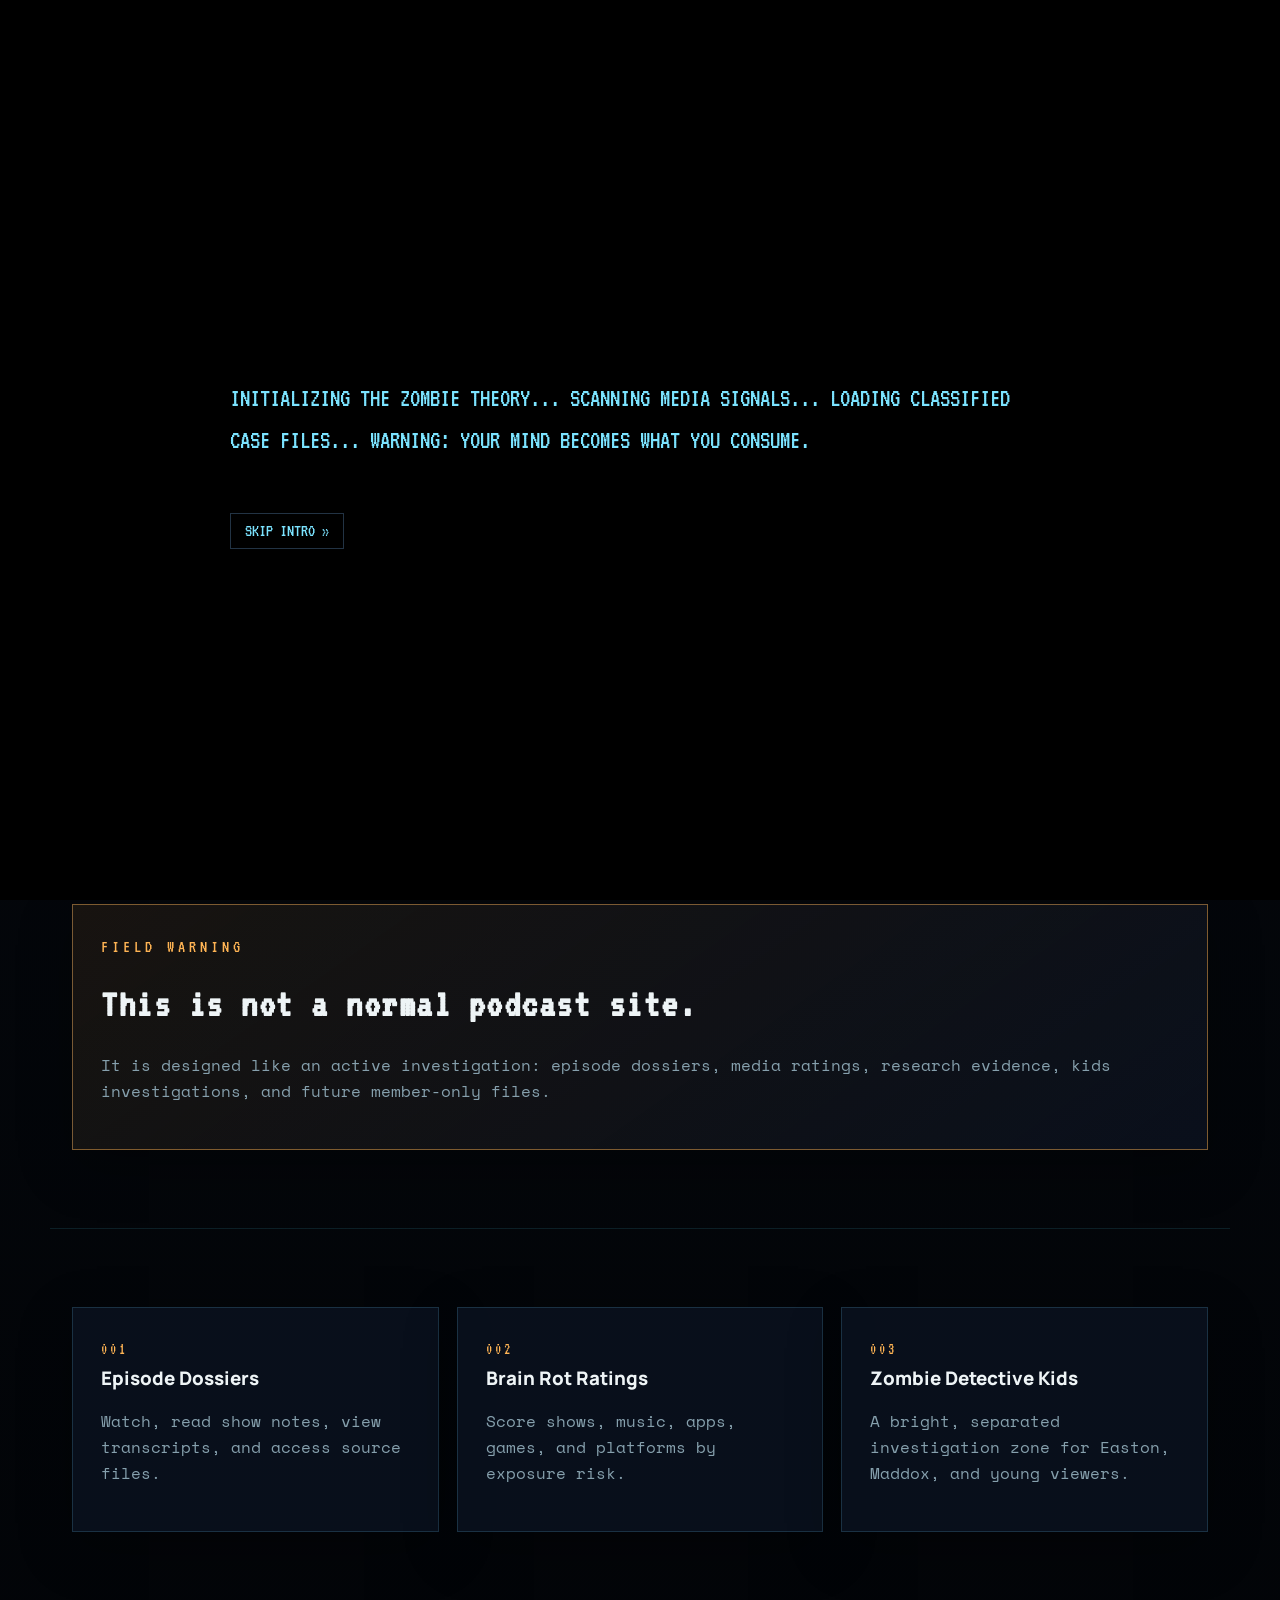
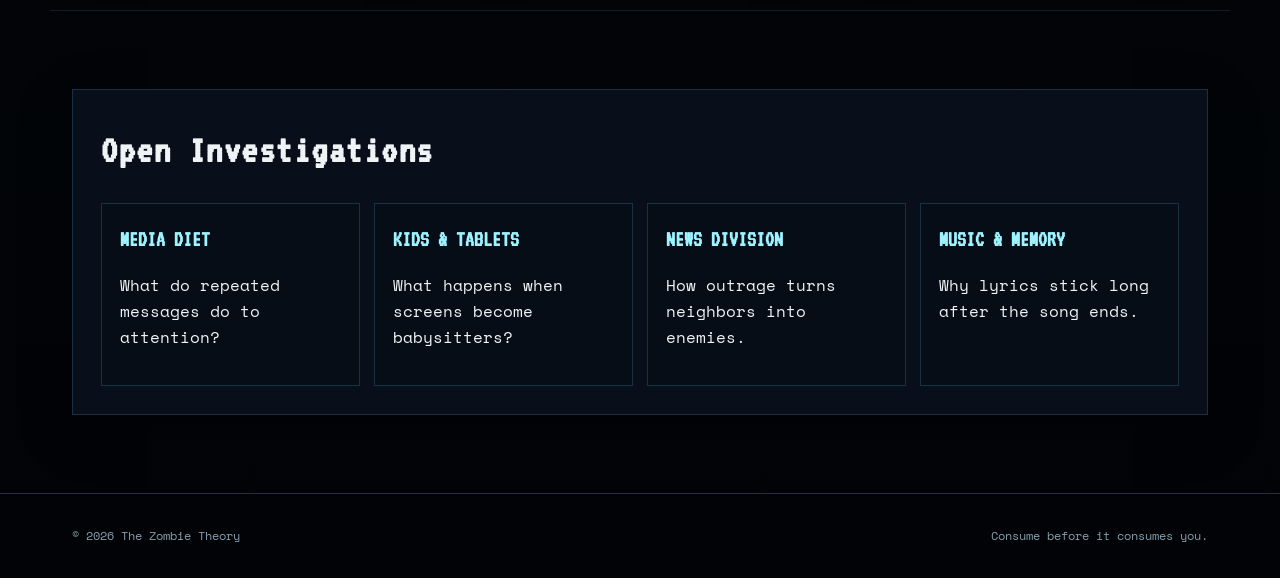
<file: index.html>
<!DOCTYPE html><html lang="en"><head><meta charset="UTF-8"><meta name="viewport" content="width=device-width, initial-scale=1.0"><title>The Zombie Theory — Classified Investigation</title><meta name="description" content="Your mind becomes what you consume."><meta property="og:title" content="The Zombie Theory"><meta property="og:description" content="Your mind becomes what you consume."><meta name="theme-color" content="#05080d"><link rel="preconnect" href="https://fonts.googleapis.com"><link href="https://fonts.googleapis.com/css2?family=VT323&family=Space+Mono:wght@400;700&family=Manrope:wght@400;600;800&display=swap" rel="stylesheet"><link rel="stylesheet" href="css/style.css"></head><body class="crt"><header class="topbar"><div class="wrap nav"><a class="brand" href="index.html"><span class="sigil">ZT</span><span><b>THE ZOMBIE THEORY</b><small>SIGNAL DETECTED</small></span></a><button id="menuBtn" class="menu">≡ MENU</button><nav id="navLinks"><a href="index.html">THE INVESTIGATION</a><a href="episodes.html">DOSSIERS</a><a href="autopsy.html">THE AUTOPSY</a><a href="ratings.html">BRAIN ROT RATINGS</a><a href="research.html">RESEARCH</a><a href="kids.html">KIDS ZONE</a><a href="investigators.html">INVESTIGATORS</a><a href="contact.html">CONTACT</a></nav></div></header><div id="boot"><div class="bootbox"><p id="bootText"></p><button id="skipBoot">SKIP INTRO »</button></div></div><main><section class="hero wrap"><div class="hero-copy"><p class="eyebrow">ZOMBIE THEORY // CLASSIFIED ACCESS</p><h1>Your mind becomes what you <span>consume.</span></h1><p class="lead">An investigative media platform exploring how songs, screens, stories, headlines, games, and algorithms shape how adults and children think.</p><div class="actions"><a class="btn primary" href="autopsy.html">ENTER THE AUTOPSY</a><a class="btn" href="episodes.html">OPEN CASE FILES</a></div></div><div class="terminal-card"><div class="screen-head"><i></i><i></i><i></i><b>LIVE SIGNAL</b></div><div class="classified-title">THE ZOMBIE THEORY</div><div class="warning">WARNING: BE SURE WHAT YOU'RE CONSUMING ISN'T CONSUMING YOU</div><div class="scanlines"></div></div></section><section class="wrap section"><div class="classified-panel"><p class="eyebrow amber">FIELD WARNING</p><h2>This is not a normal podcast site.</h2><p>It is designed like an active investigation: episode dossiers, media ratings, research evidence, kids investigations, and future member-only files.</p></div></section><section class="wrap section"><div class="grid cards3"><a class="card" href="episodes.html"><span class="card-num">001</span><h3>Episode Dossiers</h3><p>Watch, read show notes, view transcripts, and access source files.</p></a><a class="card" href="ratings.html"><span class="card-num">002</span><h3>Brain Rot Ratings</h3><p>Score shows, music, apps, games, and platforms by exposure risk.</p></a><a class="card" href="kids.html"><span class="card-num">003</span><h3>Zombie Detective Kids</h3><p>A bright, separated investigation zone for Easton, Maddox, and young viewers.</p></a></div></section><section class="wrap section"><div class="evidence-board"><h2>Open Investigations</h2><div class="threads"><article><b>MEDIA DIET</b><p>What do repeated messages do to attention?</p></article><article><b>KIDS & TABLETS</b><p>What happens when screens become babysitters?</p></article><article><b>NEWS DIVISION</b><p>How outrage turns neighbors into enemies.</p></article><article><b>MUSIC & MEMORY</b><p>Why lyrics stick long after the song ends.</p></article></div></div></section></main><footer class="footer"><div class="wrap foot"><span>© 2026 The Zombie Theory</span><span>Consume before it consumes you.</span></div></footer><script src="js/app.js"></script></body></html>
</file>
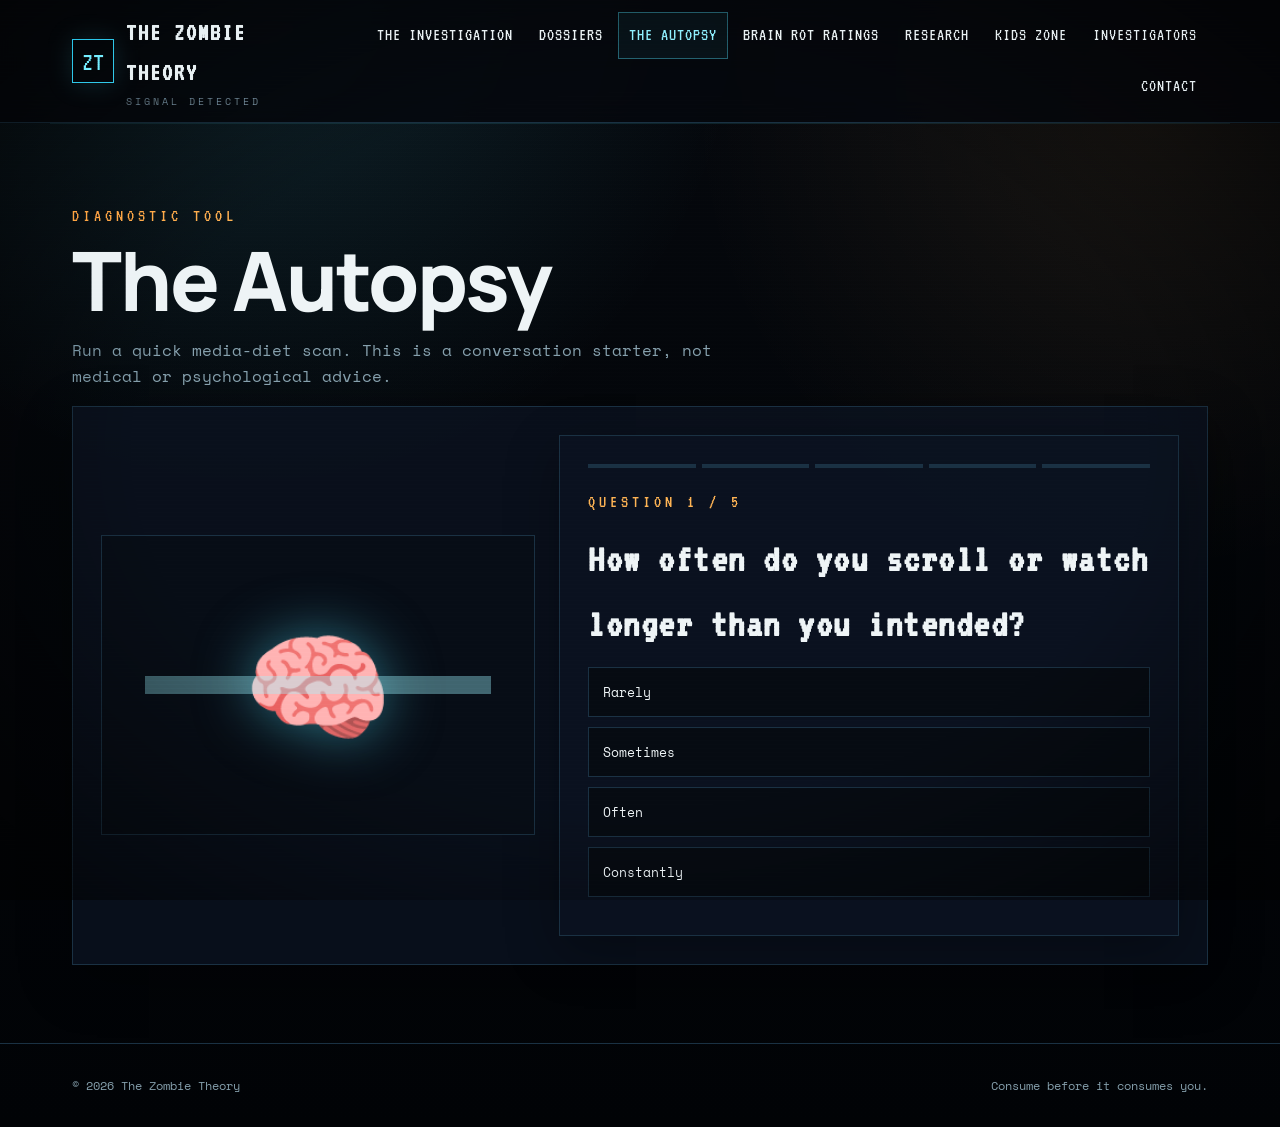
<file: autopsy.html>
<!DOCTYPE html><html lang="en"><head><meta charset="UTF-8"><meta name="viewport" content="width=device-width, initial-scale=1.0"><title>The Autopsy — Brain Rot Scanner</title><meta name="description" content="Your mind becomes what you consume."><meta property="og:title" content="The Zombie Theory"><meta property="og:description" content="Your mind becomes what you consume."><meta name="theme-color" content="#05080d"><link rel="preconnect" href="https://fonts.googleapis.com"><link href="https://fonts.googleapis.com/css2?family=VT323&family=Space+Mono:wght@400;700&family=Manrope:wght@400;600;800&display=swap" rel="stylesheet"><link rel="stylesheet" href="css/style.css"></head><body class="crt"><header class="topbar"><div class="wrap nav"><a class="brand" href="index.html"><span class="sigil">ZT</span><span><b>THE ZOMBIE THEORY</b><small>SIGNAL DETECTED</small></span></a><button id="menuBtn" class="menu">≡ MENU</button><nav id="navLinks"><a href="index.html">THE INVESTIGATION</a><a href="episodes.html">DOSSIERS</a><a href="autopsy.html">THE AUTOPSY</a><a href="ratings.html">BRAIN ROT RATINGS</a><a href="research.html">RESEARCH</a><a href="kids.html">KIDS ZONE</a><a href="investigators.html">INVESTIGATORS</a><a href="contact.html">CONTACT</a></nav></div></header><main class="wrap section pagehead"><p class="eyebrow amber">DIAGNOSTIC TOOL</p><h1>The Autopsy</h1><p class="lead">Run a quick media-diet scan. This is a conversation starter, not medical or psychological advice.</p><div class="scanner-shell"><div class="brain-graphic"><div class="brain">🧠</div><div class="beam"></div></div><div class="scanner card"><div id="progress" class="progress"></div><div id="quiz"></div></div></div></main><script src="js/scanner.js"></script><footer class="footer"><div class="wrap foot"><span>© 2026 The Zombie Theory</span><span>Consume before it consumes you.</span></div></footer><script src="js/app.js"></script></body></html>
</file>
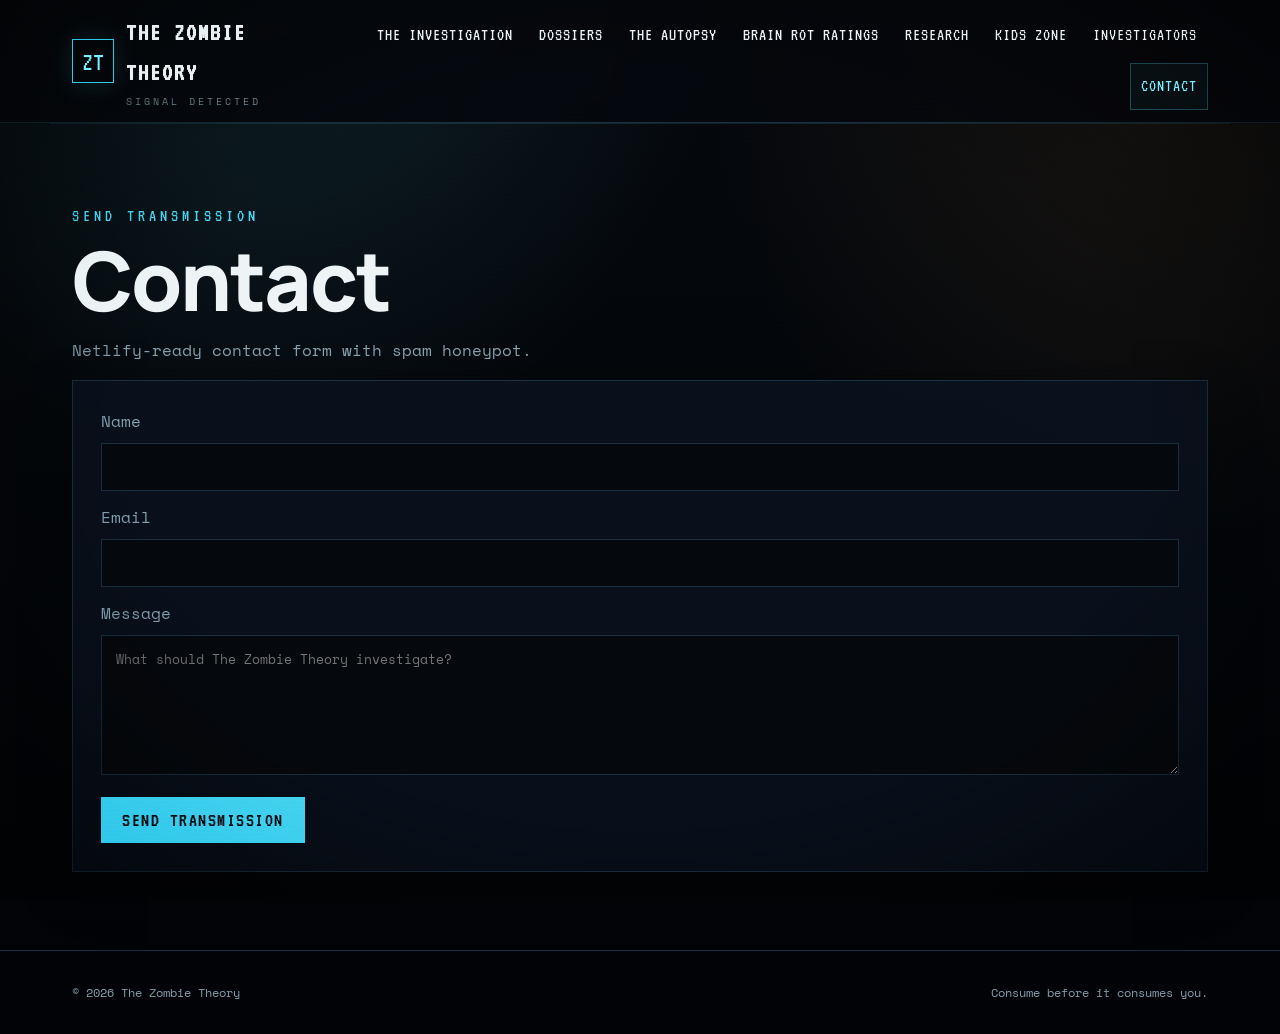
<file: contact.html>
<!DOCTYPE html><html lang="en"><head><meta charset="UTF-8"><meta name="viewport" content="width=device-width, initial-scale=1.0"><title>Contact — The Zombie Theory</title><meta name="description" content="Your mind becomes what you consume."><meta property="og:title" content="The Zombie Theory"><meta property="og:description" content="Your mind becomes what you consume."><meta name="theme-color" content="#05080d"><link rel="preconnect" href="https://fonts.googleapis.com"><link href="https://fonts.googleapis.com/css2?family=VT323&family=Space+Mono:wght@400;700&family=Manrope:wght@400;600;800&display=swap" rel="stylesheet"><link rel="stylesheet" href="css/style.css"></head><body class="crt"><header class="topbar"><div class="wrap nav"><a class="brand" href="index.html"><span class="sigil">ZT</span><span><b>THE ZOMBIE THEORY</b><small>SIGNAL DETECTED</small></span></a><button id="menuBtn" class="menu">≡ MENU</button><nav id="navLinks"><a href="index.html">THE INVESTIGATION</a><a href="episodes.html">DOSSIERS</a><a href="autopsy.html">THE AUTOPSY</a><a href="ratings.html">BRAIN ROT RATINGS</a><a href="research.html">RESEARCH</a><a href="kids.html">KIDS ZONE</a><a href="investigators.html">INVESTIGATORS</a><a href="contact.html">CONTACT</a></nav></div></header><main class="wrap section pagehead"><p class="eyebrow">SEND TRANSMISSION</p><h1>Contact</h1><p class="lead">Netlify-ready contact form with spam honeypot.</p><form name="contact" method="POST" data-netlify="true" netlify-honeypot="bot-field" class="card form"><input type="hidden" name="form-name" value="contact"><p class="hidden"><label>Leave this blank <input name="bot-field"></label></p><label>Name<input name="name" required></label><label>Email<input type="email" name="email" required></label><label>Message<textarea name="message" required placeholder="What should The Zombie Theory investigate?"></textarea></label><button class="btn primary" type="submit">SEND TRANSMISSION</button></form></main><footer class="footer"><div class="wrap foot"><span>© 2026 The Zombie Theory</span><span>Consume before it consumes you.</span></div></footer><script src="js/app.js"></script></body></html>
</file>
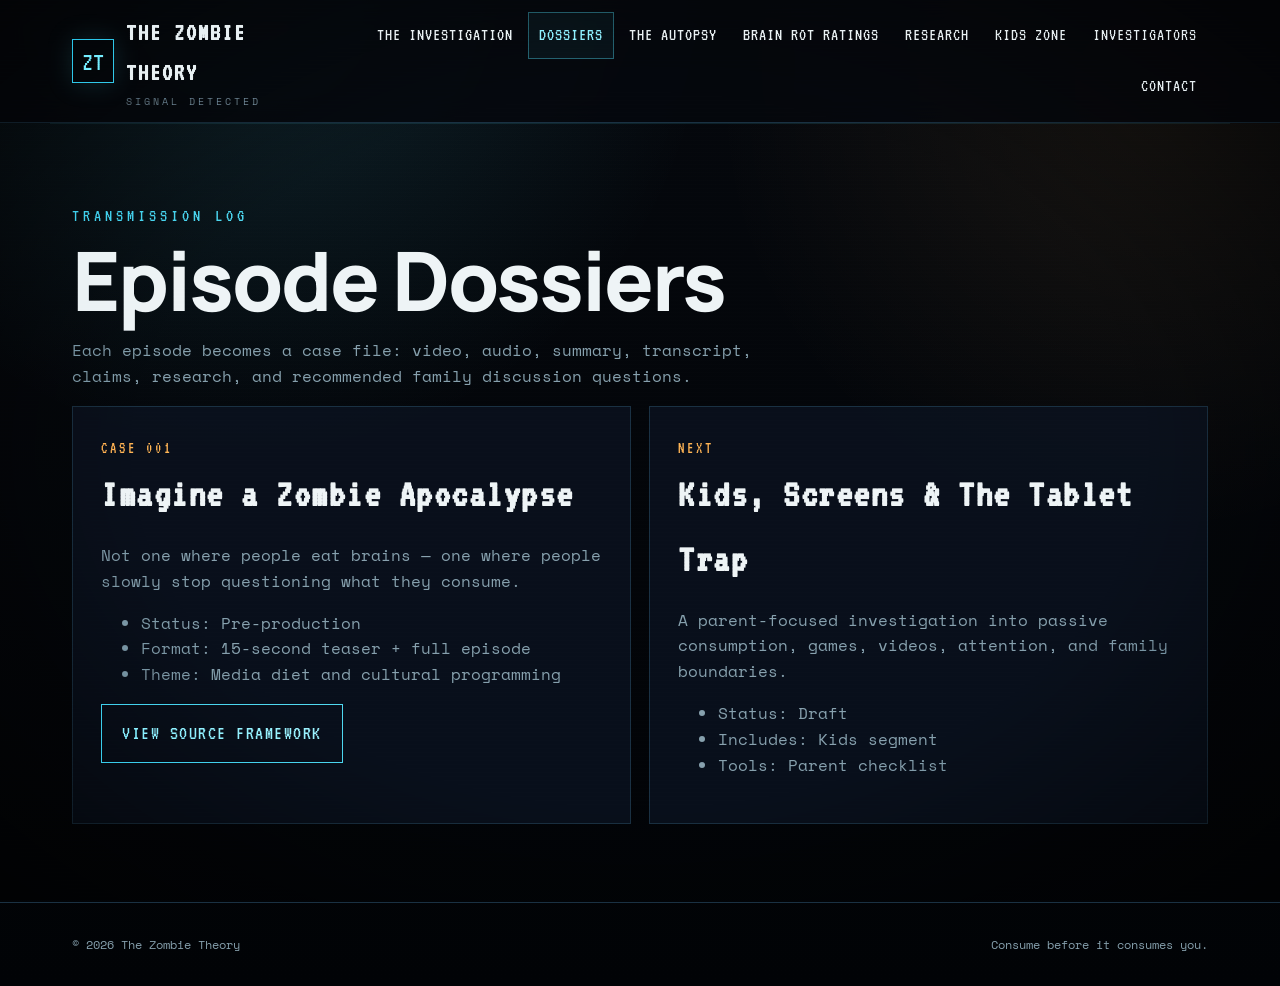
<file: episodes.html>
<!DOCTYPE html><html lang="en"><head><meta charset="UTF-8"><meta name="viewport" content="width=device-width, initial-scale=1.0"><title>Episode Dossiers — The Zombie Theory</title><meta name="description" content="Your mind becomes what you consume."><meta property="og:title" content="The Zombie Theory"><meta property="og:description" content="Your mind becomes what you consume."><meta name="theme-color" content="#05080d"><link rel="preconnect" href="https://fonts.googleapis.com"><link href="https://fonts.googleapis.com/css2?family=VT323&family=Space+Mono:wght@400;700&family=Manrope:wght@400;600;800&display=swap" rel="stylesheet"><link rel="stylesheet" href="css/style.css"></head><body class="crt"><header class="topbar"><div class="wrap nav"><a class="brand" href="index.html"><span class="sigil">ZT</span><span><b>THE ZOMBIE THEORY</b><small>SIGNAL DETECTED</small></span></a><button id="menuBtn" class="menu">≡ MENU</button><nav id="navLinks"><a href="index.html">THE INVESTIGATION</a><a href="episodes.html">DOSSIERS</a><a href="autopsy.html">THE AUTOPSY</a><a href="ratings.html">BRAIN ROT RATINGS</a><a href="research.html">RESEARCH</a><a href="kids.html">KIDS ZONE</a><a href="investigators.html">INVESTIGATORS</a><a href="contact.html">CONTACT</a></nav></div></header><main class="wrap section pagehead"><p class="eyebrow">TRANSMISSION LOG</p><h1>Episode Dossiers</h1><p class="lead">Each episode becomes a case file: video, audio, summary, transcript, claims, research, and recommended family discussion questions.</p><div class="grid cards2"><article class="casefile"><span class="stamp">CASE 001</span><h2>Imagine a Zombie Apocalypse</h2><p>Not one where people eat brains — one where people slowly stop questioning what they consume.</p><ul><li>Status: Pre-production</li><li>Format: 15-second teaser + full episode</li><li>Theme: Media diet and cultural programming</li></ul><a class="btn" href="research.html">VIEW SOURCE FRAMEWORK</a></article><article class="casefile"><span class="stamp">NEXT</span><h2>Kids, Screens & The Tablet Trap</h2><p>A parent-focused investigation into passive consumption, games, videos, attention, and family boundaries.</p><ul><li>Status: Draft</li><li>Includes: Kids segment</li><li>Tools: Parent checklist</li></ul></article></div></main><footer class="footer"><div class="wrap foot"><span>© 2026 The Zombie Theory</span><span>Consume before it consumes you.</span></div></footer><script src="js/app.js"></script></body></html>
</file>
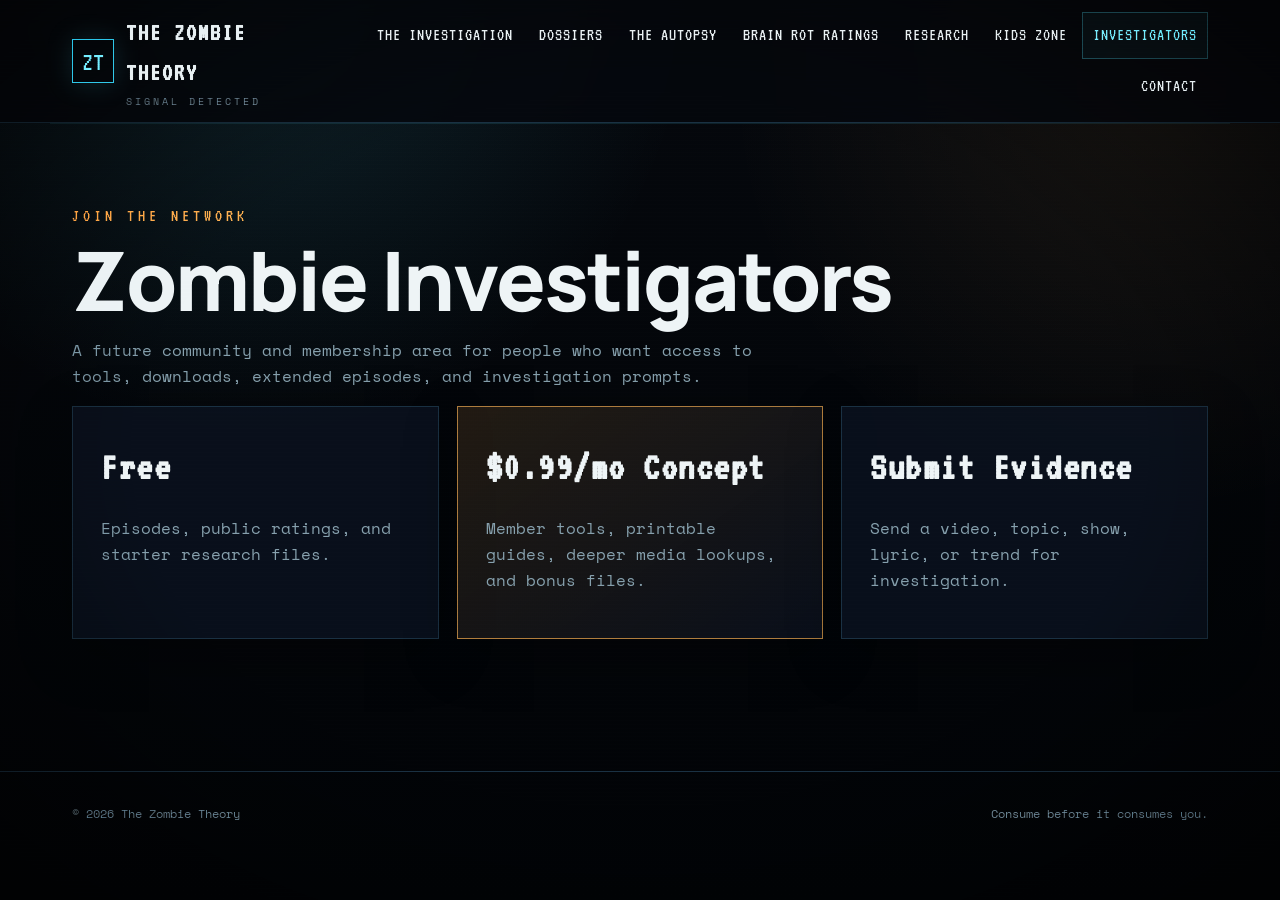
<file: investigators.html>
<!DOCTYPE html><html lang="en"><head><meta charset="UTF-8"><meta name="viewport" content="width=device-width, initial-scale=1.0"><title>Zombie Investigators — The Zombie Theory</title><meta name="description" content="Your mind becomes what you consume."><meta property="og:title" content="The Zombie Theory"><meta property="og:description" content="Your mind becomes what you consume."><meta name="theme-color" content="#05080d"><link rel="preconnect" href="https://fonts.googleapis.com"><link href="https://fonts.googleapis.com/css2?family=VT323&family=Space+Mono:wght@400;700&family=Manrope:wght@400;600;800&display=swap" rel="stylesheet"><link rel="stylesheet" href="css/style.css"></head><body class="crt"><header class="topbar"><div class="wrap nav"><a class="brand" href="index.html"><span class="sigil">ZT</span><span><b>THE ZOMBIE THEORY</b><small>SIGNAL DETECTED</small></span></a><button id="menuBtn" class="menu">≡ MENU</button><nav id="navLinks"><a href="index.html">THE INVESTIGATION</a><a href="episodes.html">DOSSIERS</a><a href="autopsy.html">THE AUTOPSY</a><a href="ratings.html">BRAIN ROT RATINGS</a><a href="research.html">RESEARCH</a><a href="kids.html">KIDS ZONE</a><a href="investigators.html">INVESTIGATORS</a><a href="contact.html">CONTACT</a></nav></div></header><main class="wrap section pagehead"><p class="eyebrow amber">JOIN THE NETWORK</p><h1>Zombie Investigators</h1><p class="lead">A future community and membership area for people who want access to tools, downloads, extended episodes, and investigation prompts.</p><div class="grid cards3"><article class="card"><h2>Free</h2><p>Episodes, public ratings, and starter research files.</p></article><article class="card featured"><h2>$0.99/mo Concept</h2><p>Member tools, printable guides, deeper media lookups, and bonus files.</p></article><article class="card"><h2>Submit Evidence</h2><p>Send a video, topic, show, lyric, or trend for investigation.</p></article></div></main><footer class="footer"><div class="wrap foot"><span>© 2026 The Zombie Theory</span><span>Consume before it consumes you.</span></div></footer><script src="js/app.js"></script></body></html>
</file>
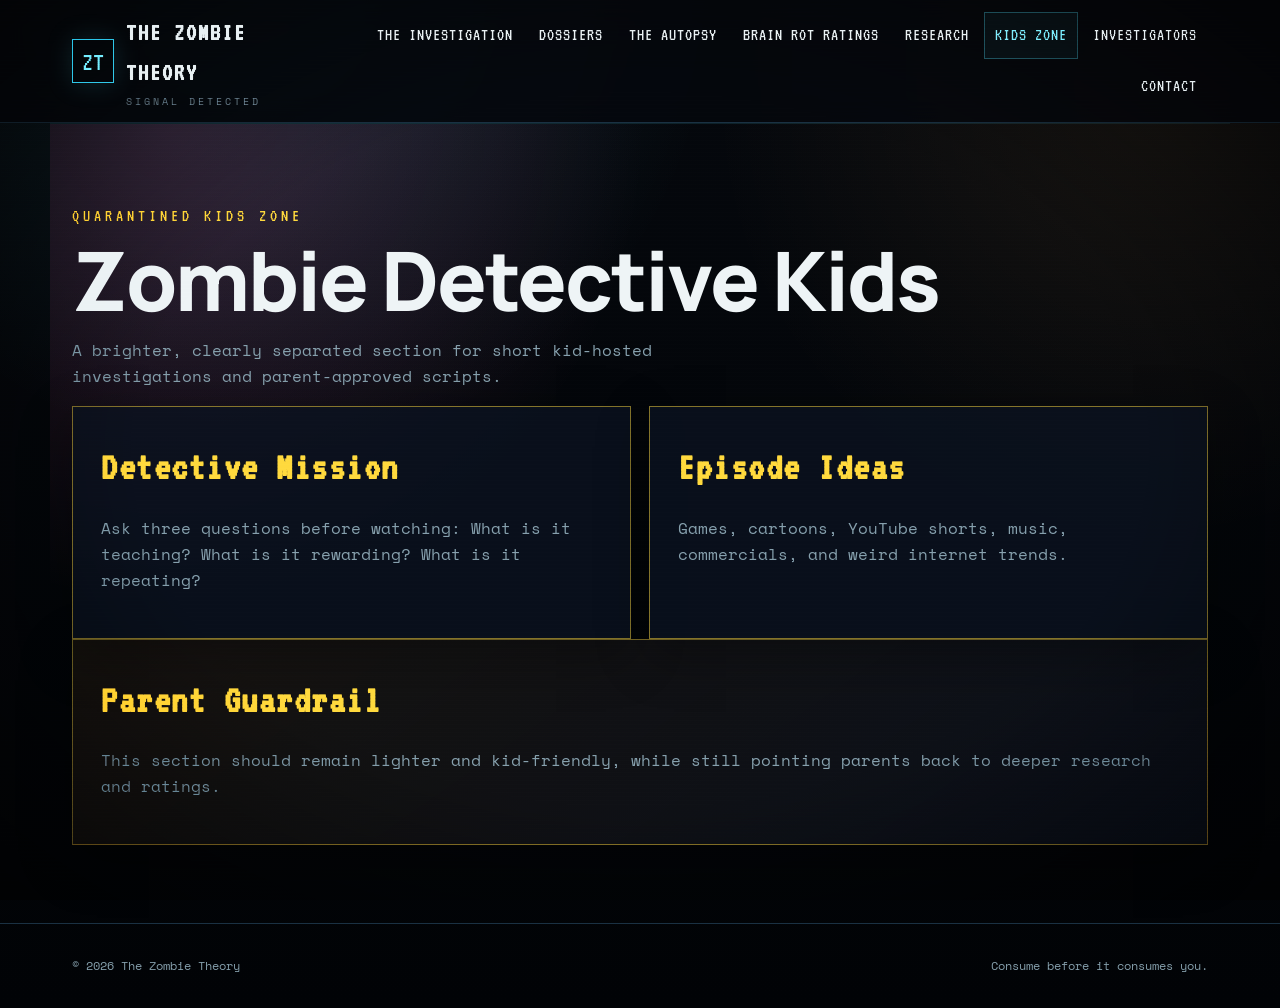
<file: kids.html>
<!DOCTYPE html><html lang="en"><head><meta charset="UTF-8"><meta name="viewport" content="width=device-width, initial-scale=1.0"><title>Zombie Detective Kids — The Zombie Theory</title><meta name="description" content="Your mind becomes what you consume."><meta property="og:title" content="The Zombie Theory"><meta property="og:description" content="Your mind becomes what you consume."><meta name="theme-color" content="#05080d"><link rel="preconnect" href="https://fonts.googleapis.com"><link href="https://fonts.googleapis.com/css2?family=VT323&family=Space+Mono:wght@400;700&family=Manrope:wght@400;600;800&display=swap" rel="stylesheet"><link rel="stylesheet" href="css/style.css"></head><body class="crt"><header class="topbar"><div class="wrap nav"><a class="brand" href="index.html"><span class="sigil">ZT</span><span><b>THE ZOMBIE THEORY</b><small>SIGNAL DETECTED</small></span></a><button id="menuBtn" class="menu">≡ MENU</button><nav id="navLinks"><a href="index.html">THE INVESTIGATION</a><a href="episodes.html">DOSSIERS</a><a href="autopsy.html">THE AUTOPSY</a><a href="ratings.html">BRAIN ROT RATINGS</a><a href="research.html">RESEARCH</a><a href="kids.html">KIDS ZONE</a><a href="investigators.html">INVESTIGATORS</a><a href="contact.html">CONTACT</a></nav></div></header><main class="wrap section pagehead kids-wrap"><p class="eyebrow kid">QUARANTINED KIDS ZONE</p><h1>Zombie Detective Kids</h1><p class="lead">A brighter, clearly separated section for short kid-hosted investigations and parent-approved scripts.</p><div class="grid cards2"><article class="card kidcard"><h2>Detective Mission</h2><p>Ask three questions before watching: What is it teaching? What is it rewarding? What is it repeating?</p></article><article class="card kidcard"><h2>Episode Ideas</h2><p>Games, cartoons, YouTube shorts, music, commercials, and weird internet trends.</p></article></div><div class="classified-panel kids-panel"><h2>Parent Guardrail</h2><p>This section should remain lighter and kid-friendly, while still pointing parents back to deeper research and ratings.</p></div></main><footer class="footer"><div class="wrap foot"><span>© 2026 The Zombie Theory</span><span>Consume before it consumes you.</span></div></footer><script src="js/app.js"></script></body></html>
</file>
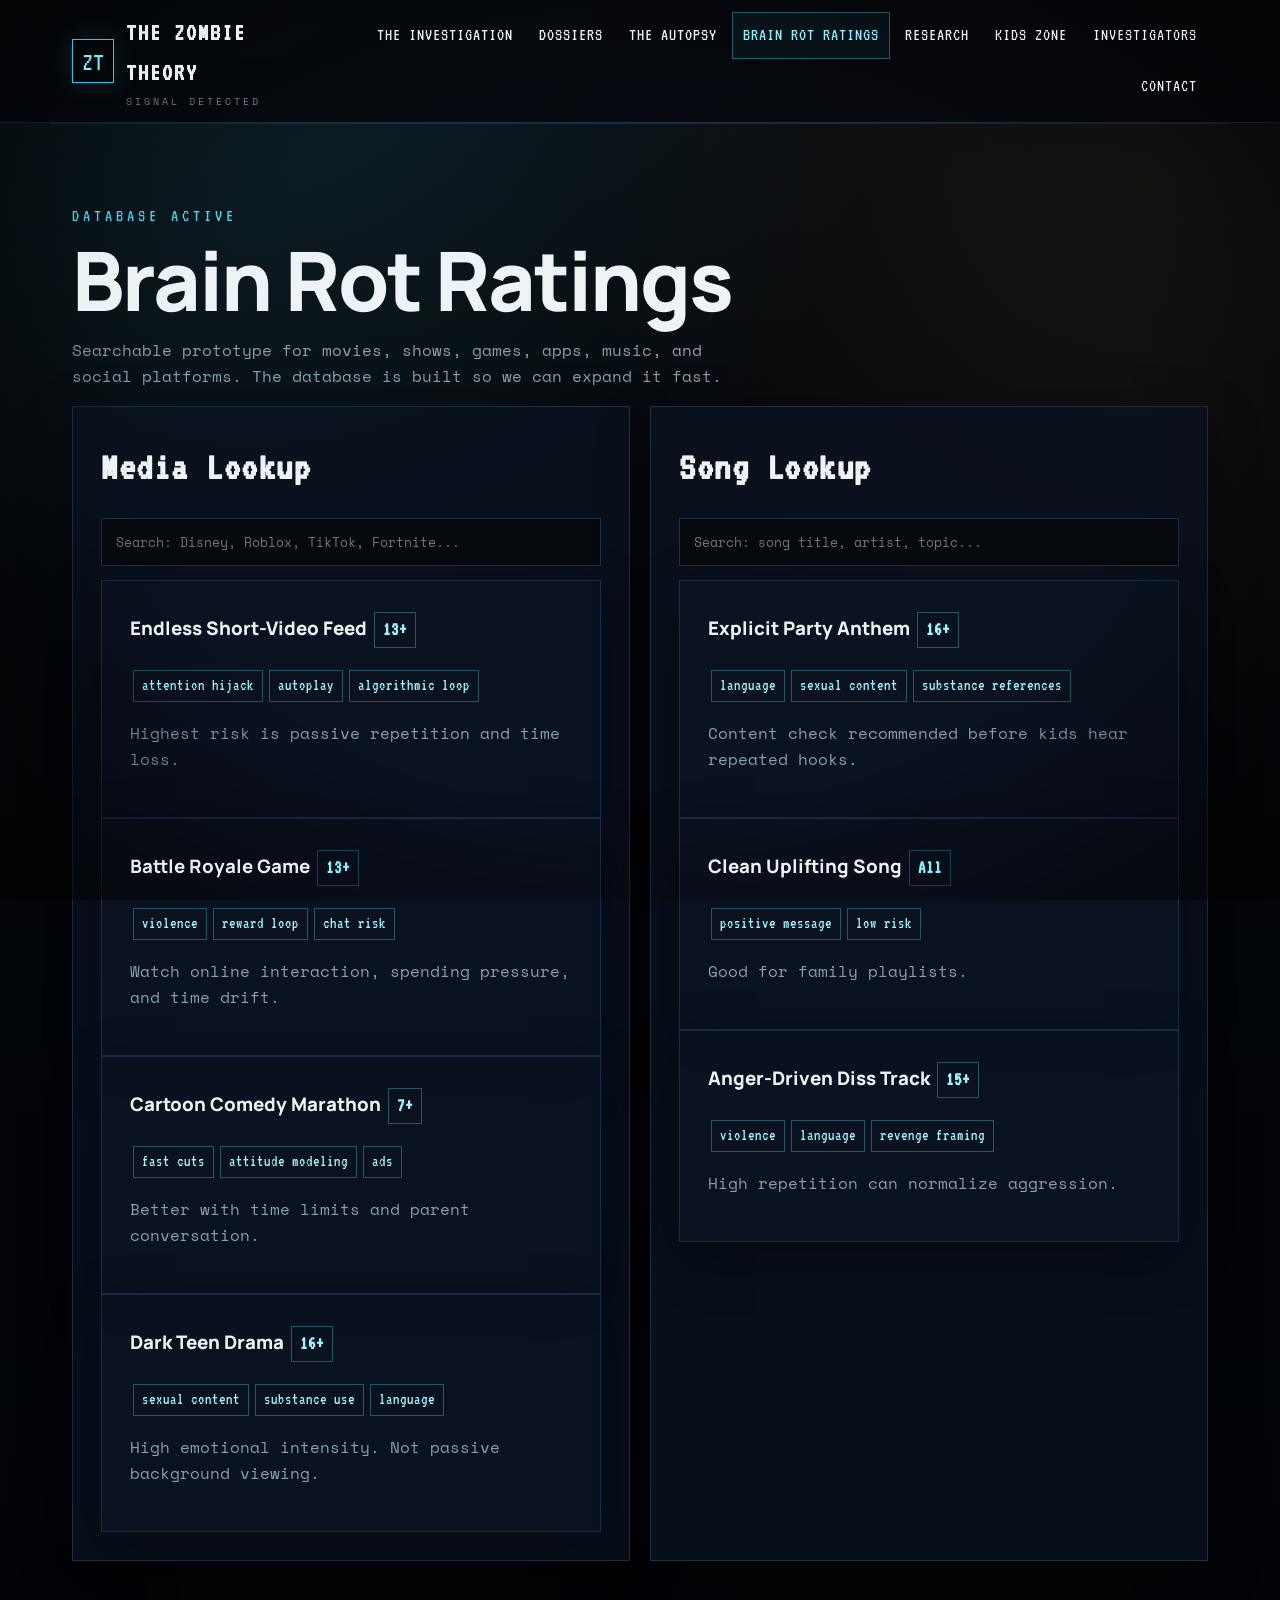
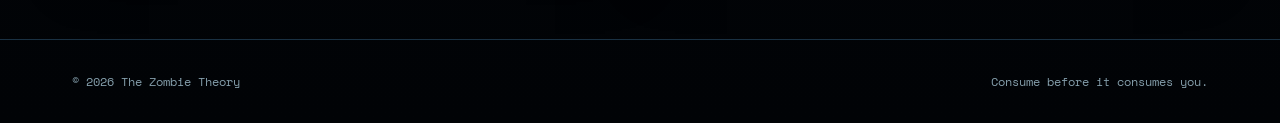
<file: ratings.html>
<!DOCTYPE html><html lang="en"><head><meta charset="UTF-8"><meta name="viewport" content="width=device-width, initial-scale=1.0"><title>Brain Rot Ratings — The Zombie Theory</title><meta name="description" content="Your mind becomes what you consume."><meta property="og:title" content="The Zombie Theory"><meta property="og:description" content="Your mind becomes what you consume."><meta name="theme-color" content="#05080d"><link rel="preconnect" href="https://fonts.googleapis.com"><link href="https://fonts.googleapis.com/css2?family=VT323&family=Space+Mono:wght@400;700&family=Manrope:wght@400;600;800&display=swap" rel="stylesheet"><link rel="stylesheet" href="css/style.css"></head><body class="crt"><header class="topbar"><div class="wrap nav"><a class="brand" href="index.html"><span class="sigil">ZT</span><span><b>THE ZOMBIE THEORY</b><small>SIGNAL DETECTED</small></span></a><button id="menuBtn" class="menu">≡ MENU</button><nav id="navLinks"><a href="index.html">THE INVESTIGATION</a><a href="episodes.html">DOSSIERS</a><a href="autopsy.html">THE AUTOPSY</a><a href="ratings.html">BRAIN ROT RATINGS</a><a href="research.html">RESEARCH</a><a href="kids.html">KIDS ZONE</a><a href="investigators.html">INVESTIGATORS</a><a href="contact.html">CONTACT</a></nav></div></header><main class="wrap section pagehead"><p class="eyebrow">DATABASE ACTIVE</p><h1>Brain Rot Ratings</h1><p class="lead">Searchable prototype for movies, shows, games, apps, music, and social platforms. The database is built so we can expand it fast.</p><div class="lookup-grid"><section class="card"><h2>Media Lookup</h2><input id="mediaSearch" placeholder="Search: Disney, Roblox, TikTok, Fortnite..."><div id="mediaResults"></div></section><section class="card"><h2>Song Lookup</h2><input id="songSearch" placeholder="Search: song title, artist, topic..."><div id="songResults"></div></section></div></main><script src="js/ratings.js"></script><footer class="footer"><div class="wrap foot"><span>© 2026 The Zombie Theory</span><span>Consume before it consumes you.</span></div></footer><script src="js/app.js"></script></body></html>
</file>
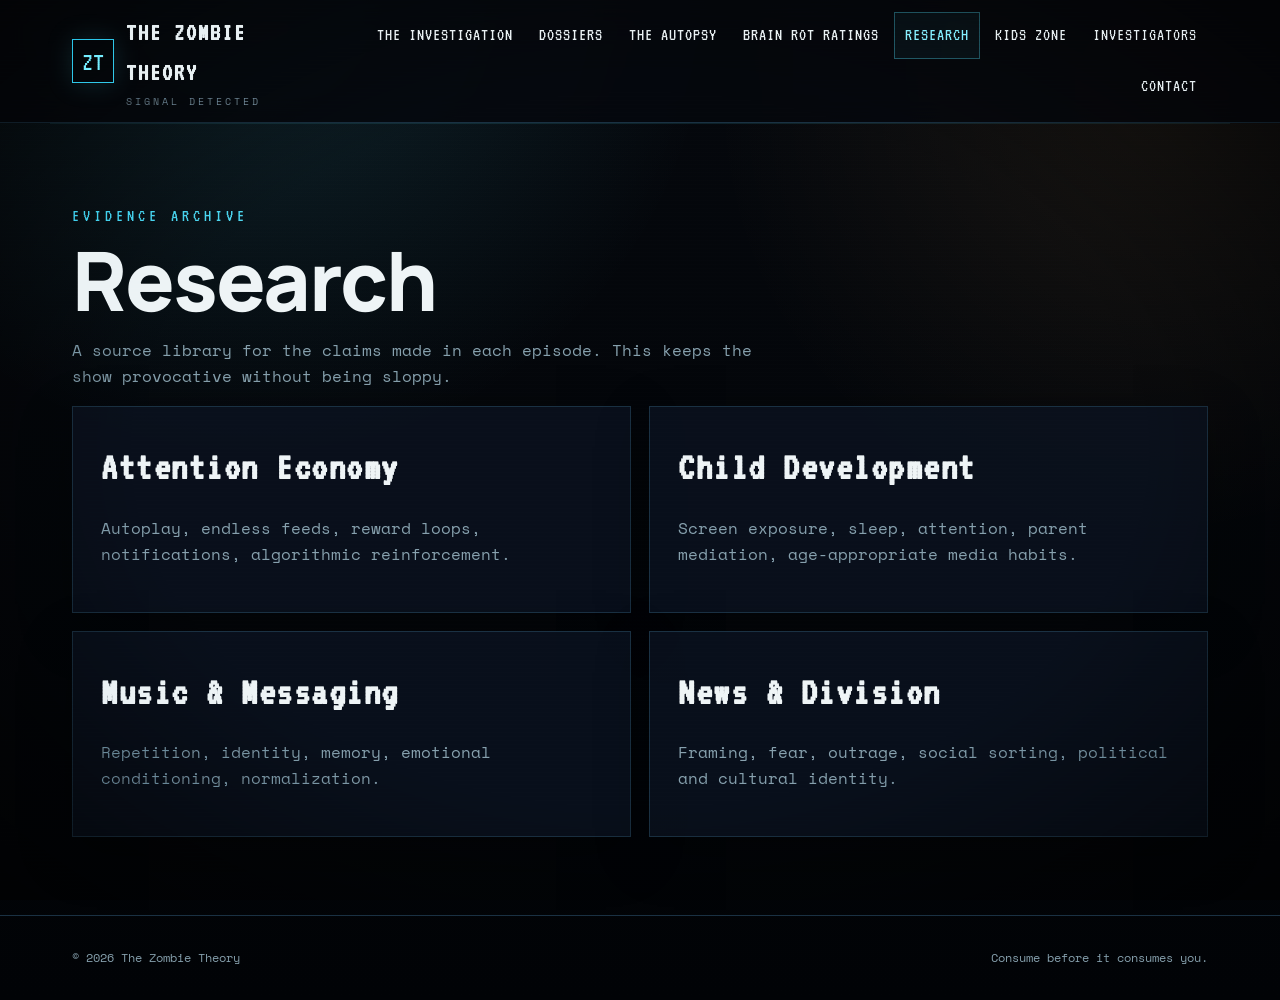
<file: research.html>
<!DOCTYPE html><html lang="en"><head><meta charset="UTF-8"><meta name="viewport" content="width=device-width, initial-scale=1.0"><title>Research Archive — The Zombie Theory</title><meta name="description" content="Your mind becomes what you consume."><meta property="og:title" content="The Zombie Theory"><meta property="og:description" content="Your mind becomes what you consume."><meta name="theme-color" content="#05080d"><link rel="preconnect" href="https://fonts.googleapis.com"><link href="https://fonts.googleapis.com/css2?family=VT323&family=Space+Mono:wght@400;700&family=Manrope:wght@400;600;800&display=swap" rel="stylesheet"><link rel="stylesheet" href="css/style.css"></head><body class="crt"><header class="topbar"><div class="wrap nav"><a class="brand" href="index.html"><span class="sigil">ZT</span><span><b>THE ZOMBIE THEORY</b><small>SIGNAL DETECTED</small></span></a><button id="menuBtn" class="menu">≡ MENU</button><nav id="navLinks"><a href="index.html">THE INVESTIGATION</a><a href="episodes.html">DOSSIERS</a><a href="autopsy.html">THE AUTOPSY</a><a href="ratings.html">BRAIN ROT RATINGS</a><a href="research.html">RESEARCH</a><a href="kids.html">KIDS ZONE</a><a href="investigators.html">INVESTIGATORS</a><a href="contact.html">CONTACT</a></nav></div></header><main class="wrap section pagehead"><p class="eyebrow">EVIDENCE ARCHIVE</p><h1>Research</h1><p class="lead">A source library for the claims made in each episode. This keeps the show provocative without being sloppy.</p><div class="grid cards2"><article class="card"><h2>Attention Economy</h2><p>Autoplay, endless feeds, reward loops, notifications, algorithmic reinforcement.</p></article><article class="card"><h2>Child Development</h2><p>Screen exposure, sleep, attention, parent mediation, age-appropriate media habits.</p></article><article class="card"><h2>Music & Messaging</h2><p>Repetition, identity, memory, emotional conditioning, normalization.</p></article><article class="card"><h2>News & Division</h2><p>Framing, fear, outrage, social sorting, political and cultural identity.</p></article></div></main><footer class="footer"><div class="wrap foot"><span>© 2026 The Zombie Theory</span><span>Consume before it consumes you.</span></div></footer><script src="js/app.js"></script></body></html>
</file>
<file: css/style.css>
:root{--bg:#05080d;--ink:#eef4f6;--muted:#86a0ad;--panel:#0b1220;--glass:rgba(11,18,32,.78);--line:#1a3143;--cyan:#4fd8f0;--cyan2:#9df3ff;--amber:#ffb454;--red:#ff5c64;--kid:#ffd93d;--pink:#ff6ec7}*{box-sizing:border-box}html{scroll-behavior:smooth}body{margin:0;background:radial-gradient(circle at 20% 0%,rgba(79,216,240,.13),transparent 32%),radial-gradient(circle at 90% 10%,rgba(255,180,84,.08),transparent 30%),linear-gradient(180deg,#05080d,#010306);color:var(--ink);font-family:'Space Mono',monospace;line-height:1.62;min-height:100vh}a{color:inherit;text-decoration:none}.wrap{max-width:1180px;margin:0 auto;padding:0 22px}.crt:before{content:"";position:fixed;inset:0;pointer-events:none;z-index:100;background:repeating-linear-gradient(to bottom,rgba(255,255,255,.025) 0 1px,transparent 1px 4px),radial-gradient(ellipse at center,transparent 55%,rgba(0,0,0,.62));mix-blend-mode:overlay}.topbar{position:sticky;top:0;z-index:90;background:rgba(5,8,13,.86);backdrop-filter:blur(12px);border-bottom:1px solid var(--line)}.nav{display:flex;align-items:center;justify-content:space-between;gap:16px;padding-top:12px;padding-bottom:12px}.brand{display:flex;align-items:center;gap:12px}.sigil{height:44px;width:44px;display:grid;place-items:center;border:1px solid var(--cyan);font-family:VT323;font-size:28px;color:var(--cyan2);box-shadow:0 0 24px rgba(79,216,240,.25)}.brand b{display:block;font-family:VT323;font-size:25px;letter-spacing:2px}.brand small{display:block;color:var(--muted);font-size:10px;letter-spacing:3px}#navLinks{display:flex;gap:4px;flex-wrap:wrap;justify-content:flex-end}#navLinks a{font-family:VT323;font-size:18px;letter-spacing:1px;padding:8px 10px;border:1px solid transparent}#navLinks a:hover,#navLinks a.active{color:var(--cyan2);border-color:rgba(79,216,240,.45);background:rgba(79,216,240,.06)}.menu{display:none;background:transparent;color:var(--cyan);border:1px solid var(--line);font-family:VT323;font-size:20px;padding:7px 12px}.hero{min-height:78vh;display:grid;grid-template-columns:1fr .92fr;gap:44px;align-items:center;padding-top:70px;padding-bottom:70px}.eyebrow{font-family:VT323;color:var(--cyan);letter-spacing:4px;font-size:18px;margin:0 0 10px}.eyebrow.amber{color:var(--amber)}.eyebrow.kid{color:var(--kid)}h1{font-family:Manrope,sans-serif;font-weight:800;font-size:clamp(42px,6.5vw,82px);line-height:.96;margin:0 0 18px;letter-spacing:-2px}h1 span{color:var(--cyan2);text-shadow:0 0 28px rgba(79,216,240,.42)}h2{font-family:VT323;font-size:40px;letter-spacing:1.5px;margin:0 0 10px}.lead{color:var(--muted);font-size:16px;max-width:68ch}.actions{display:flex;gap:12px;flex-wrap:wrap;margin-top:30px}.btn{display:inline-block;border:1px solid var(--cyan);color:var(--cyan2);padding:12px 20px;font-family:VT323;font-size:20px;letter-spacing:1.5px;background:transparent;cursor:pointer}.btn.primary{background:var(--cyan);color:#041017}.btn:hover{box-shadow:0 0 24px rgba(79,216,240,.25)}.terminal-card{position:relative;min-height:430px;border:1px solid var(--line);background:linear-gradient(145deg,#08101a,#02060a);box-shadow:0 24px 80px rgba(0,0,0,.62),inset 0 0 46px rgba(79,216,240,.04);overflow:hidden}.terminal-card:before{content:"";position:absolute;inset:0;background:linear-gradient(115deg,transparent,rgba(79,216,240,.08),transparent 58%);animation:sweep 5s infinite}.screen-head{height:38px;border-bottom:1px solid var(--line);display:flex;gap:8px;align-items:center;padding:0 14px;color:var(--muted);font-family:VT323;letter-spacing:2px}.screen-head i{height:9px;width:9px;border-radius:50%;background:var(--red)}.screen-head i:nth-child(2){background:var(--amber)}.screen-head i:nth-child(3){background:var(--cyan)}.classified-title{position:absolute;inset:38px 24px 74px;display:grid;place-items:center;text-align:center;font-family:VT323;font-size:68px;line-height:1;color:var(--cyan2);text-shadow:0 0 32px rgba(79,216,240,.55)}.warning{position:absolute;left:0;right:0;bottom:0;padding:16px;background:rgba(255,92,100,.12);border-top:1px solid rgba(255,92,100,.45);color:#ffadb2;text-align:center;font-family:VT323;letter-spacing:2px}.scanlines{position:absolute;inset:38px 0 0;background:repeating-linear-gradient(to bottom,rgba(255,255,255,.025) 0 2px,transparent 2px 5px);pointer-events:none}.section{padding-top:78px;padding-bottom:78px;border-top:1px solid rgba(79,216,240,.12)}.pagehead{min-height:72vh}.classified-panel,.evidence-board,.card,.scanner-shell{background:var(--glass);border:1px solid var(--line);box-shadow:0 16px 50px rgba(0,0,0,.32);padding:28px}.classified-panel{border-color:rgba(255,180,84,.45);background:linear-gradient(145deg,rgba(255,180,84,.08),rgba(11,18,32,.8))}.grid{display:grid;gap:18px}.cards3{grid-template-columns:repeat(3,1fr)}.cards2{grid-template-columns:repeat(2,1fr)}.card{transition:.15s}.card:hover{transform:translateY(-2px);border-color:rgba(79,216,240,.58)}.card h3{font-family:Manrope,sans-serif;font-weight:800;margin:0 0 10px}.card p,.casefile p,.classified-panel p{color:var(--muted)}.card-num,.stamp{font-family:VT323;color:var(--amber);letter-spacing:3px}.threads{display:grid;grid-template-columns:repeat(4,1fr);gap:14px;margin-top:20px}.threads article{padding:18px;border:1px solid var(--line);background:#070d16}.threads b{font-family:VT323;color:var(--cyan2);font-size:22px}.casefile{background:var(--glass);border:1px solid var(--line);padding:28px}.casefile ul{color:var(--muted)}.scanner-shell{display:grid;grid-template-columns:.7fr 1fr;gap:24px;align-items:center}.brain-graphic{position:relative;min-height:300px;display:grid;place-items:center;background:#070d16;border:1px solid var(--line);overflow:hidden}.brain{font-size:120px;filter:drop-shadow(0 0 28px rgba(79,216,240,.5))}.beam{position:absolute;left:10%;right:10%;height:18px;background:rgba(159,243,255,.38);animation:scan 2.6s infinite}.progress{display:flex;gap:6px;margin-bottom:20px}.progress span{height:4px;flex:1;background:var(--line)}.progress span.done{background:var(--amber)}.answer{display:block;width:100%;text-align:left;margin:10px 0;padding:14px;background:#060b12;border:1px solid var(--line);color:var(--ink);font-family:'Space Mono';cursor:pointer}.answer:hover{border-color:var(--amber);color:#ffd199}.score{font-family:VT323;font-size:82px;color:#ffd199;text-shadow:0 0 25px rgba(255,180,84,.42)}.lookup-grid{display:grid;grid-template-columns:1fr 1fr;gap:20px}input,textarea{width:100%;padding:13px 14px;background:#05080d;color:var(--ink);border:1px solid var(--line);font-family:'Space Mono';margin:8px 0 14px}textarea{min-height:140px}.pill{display:inline-block;border:1px solid rgba(79,216,240,.35);color:var(--cyan2);padding:2px 8px;margin:3px;font-family:VT323;letter-spacing:1px}.notice{font-family:VT323;color:var(--amber);letter-spacing:1px}.kids-wrap{background:radial-gradient(circle at 10% 0%,rgba(255,110,199,.18),transparent 36%)}.kidcard,.kids-panel{border-color:rgba(255,217,61,.5)}.kidcard h2,.kids-panel h2{color:var(--kid)}.featured{border-color:rgba(255,180,84,.65);background:linear-gradient(145deg,rgba(255,180,84,.12),rgba(11,18,32,.75))}.form label{display:block;color:var(--muted)}.hidden{display:none}.footer{border-top:1px solid var(--line);padding:32px 0;color:var(--muted);font-size:12px}.foot{display:flex;justify-content:space-between;gap:12px;flex-wrap:wrap}#boot{position:fixed;inset:0;background:#000;z-index:200;display:flex;align-items:center;justify-content:center;color:#7be3ff;font-family:VT323;font-size:26px;padding:40px}.bootbox{width:min(820px,100%)}#skipBoot{margin-top:26px;background:transparent;border:1px solid #234;color:#7be3ff;font-family:VT323;font-size:18px;padding:8px 14px}@keyframes sweep{0%,100%{transform:translateX(-120%)}50%{transform:translateX(120%)}}@keyframes scan{0%{top:0;opacity:0}15%{opacity:1}55%{top:85%;opacity:1}70%,100%{top:85%;opacity:0}}@media(max-width:860px){.hero,.cards2,.cards3,.lookup-grid,.scanner-shell,.threads{grid-template-columns:1fr}.menu{display:block}#navLinks{display:none;position:absolute;top:100%;left:0;right:0;background:#05080d;border-bottom:1px solid var(--line);padding:10px 22px;flex-direction:column}#navLinks.open{display:flex}.classified-title{font-size:48px}.terminal-card{min-height:320px}.section{padding-top:52px;padding-bottom:52px}}
</file>
